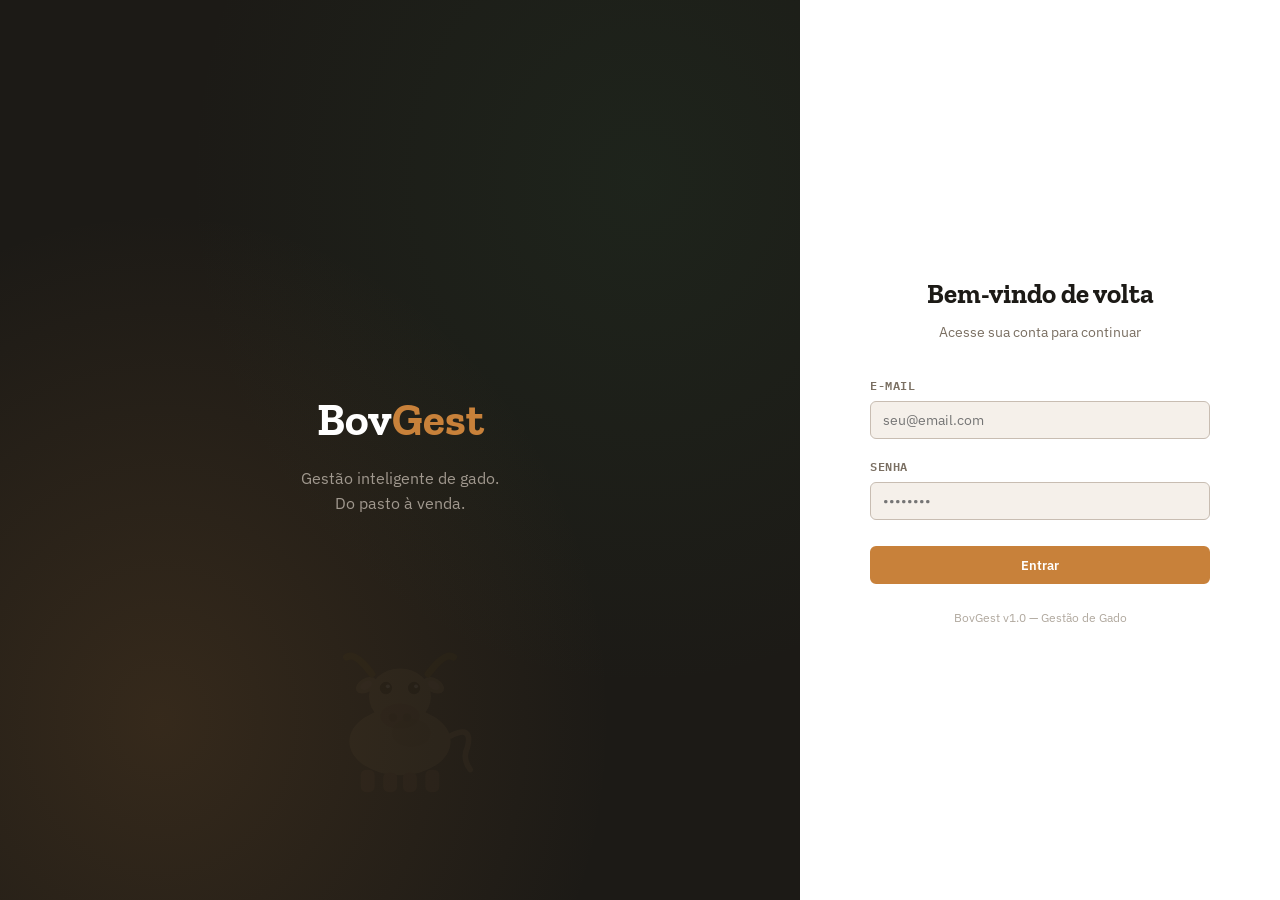
<file: index.html>
<!DOCTYPE html>
<html lang="pt-BR">
<head>
  <meta charset="UTF-8" />
  <meta name="viewport" content="width=device-width, initial-scale=1.0" />
  <title>BovGest — Acesso</title>
  <link rel="icon" type="image/svg+xml" href="favicon.svg" />
  <link rel="stylesheet" href="styles.css" />
</head>
<body>

<div class="login-page">

  <!-- Coluna esquerda: visual -->
  <div class="login-cover">
    <div class="login-cover__logo">Bov<span>Gest</span></div>
    <p class="login-cover__tagline">Gestão inteligente de gado.<br>Do pasto à venda.</p>
    <div class="login-cover__art">
      <svg width="180" height="180" viewBox="0 0 64 64" fill="none" xmlns="http://www.w3.org/2000/svg">
        <ellipse cx="32" cy="40" rx="18" ry="12" fill="#c8a86b"/>
        <ellipse cx="32" cy="24" rx="11" ry="10" fill="#c8a86b"/>
        <ellipse cx="32" cy="31" rx="7" ry="4.5" fill="#a07848"/>
        <circle cx="29.5" cy="31.5" r="1.5" fill="#7a5030"/>
        <circle cx="34.5" cy="31.5" r="1.5" fill="#7a5030"/>
        <circle cx="27" cy="21" r="2.2" fill="#1a0e00"/>
        <circle cx="37" cy="21" r="2.2" fill="#1a0e00"/>
        <circle cx="27.7" cy="20.4" r="0.7" fill="#fff"/>
        <circle cx="37.7" cy="20.4" r="0.7" fill="#fff"/>
        <ellipse cx="20" cy="20" rx="4" ry="2.5" fill="#c8a86b" transform="rotate(-30 20 20)"/>
        <ellipse cx="44" cy="20" rx="4" ry="2.5" fill="#c8a86b" transform="rotate(30 44 20)"/>
        <ellipse cx="20" cy="20" rx="2.2" ry="1.3" fill="#e8b4a0" transform="rotate(-30 20 20)"/>
        <ellipse cx="44" cy="20" rx="2.2" ry="1.3" fill="#e8b4a0" transform="rotate(30 44 20)"/>
        <path d="M22 16 Q16 8 13 10" stroke="#8B6914" stroke-width="2.5" stroke-linecap="round" fill="none"/>
        <path d="M42 16 Q48 8 51 10" stroke="#8B6914" stroke-width="2.5" stroke-linecap="round" fill="none"/>
        <rect x="18" y="50" width="5" height="8" rx="2" fill="#a07848"/>
        <rect x="26" y="51" width="5" height="7" rx="2" fill="#a07848"/>
        <rect x="33" y="51" width="5" height="7" rx="2" fill="#a07848"/>
        <rect x="41" y="50" width="5" height="8" rx="2" fill="#a07848"/>
        <path d="M50 38 Q58 34 56 42 Q54 46 57 50" stroke="#c8a86b" stroke-width="2" stroke-linecap="round" fill="none"/>
        <ellipse cx="36" cy="37" rx="7" ry="5" fill="#8B5E3C" opacity="0.4"/>
      </svg>
    </div>
  </div>

  <!-- Coluna direita: formulário -->
  <div class="login-panel">
    <h1 class="login-panel__title">Bem-vindo de volta</h1>
    <p class="login-panel__sub">Acesse sua conta para continuar</p>

    <div class="login-form" id="login-form">
      <div class="form-group">
        <label class="form-label" for="email">E-mail</label>
        <input
          class="form-input"
          type="email"
          id="email"
          name="email"
          placeholder="seu@email.com"
          autocomplete="email"
        />
      </div>

      <div class="form-group">
        <label class="form-label" for="password">Senha</label>
        <input
          class="form-input"
          type="password"
          id="password"
          name="password"
          placeholder="••••••••"
          autocomplete="current-password"
        />
      </div>

      <button
        class="btn btn-primary"
        type="button"
        id="login-btn"
        onclick="handleLogin()"
        style="width:100%;justify-content:center;margin-top:8px;"
      >
        Entrar
      </button>

      <div
        id="login-error"
        style="
          display:none;
          margin-top:14px;
          padding:10px 14px;
          background:#fee2e2;
          color:#dc2626;
          border-radius:var(--radius, 8px);
          font-size:.85rem;
          border:1px solid #fca5a5;
        "
      ></div>


    </div>

    <p class="login-footer">
      BovGest v1.0 &mdash; Gestão de Gado
    </p>
  </div>
</div>

<script src="lib/supabase.js"></script>
<script>
  // Redireciona se já estiver logado
  if (typeof SupabaseAPI !== 'undefined' && SupabaseAPI.isAuthenticated()) {
    window.location.href = 'dashboard.html';
  }

  // Enter dispara login
  document.getElementById('password').addEventListener('keydown', function(e) {
    if (e.key === 'Enter') handleLogin();
  });
  document.getElementById('email').addEventListener('keydown', function(e) {
    if (e.key === 'Enter') handleLogin();
  });

  async function handleLogin() {
    const btn      = document.getElementById('login-btn');
    const errEl    = document.getElementById('login-error');
    const email    = document.getElementById('email').value.trim();
    const password = document.getElementById('password').value;

    if (!email || !password) {
      errEl.textContent   = 'Preencha e-mail e senha.';
      errEl.style.display = 'block';
      return;
    }

    btn.disabled    = true;
    btn.textContent = 'Entrando...';
    errEl.style.display = 'none';

    try {
      await SupabaseAPI.signIn(email, password);
      window.location.href = 'dashboard.html';
    } catch (err) {
      errEl.textContent   = err.message || 'Falha ao entrar. Verifique suas credenciais.';
      errEl.style.display = 'block';
    } finally {
      btn.disabled    = false;
      btn.textContent = 'Entrar';
    }
  }
</script>
</body>
</html>
</file>
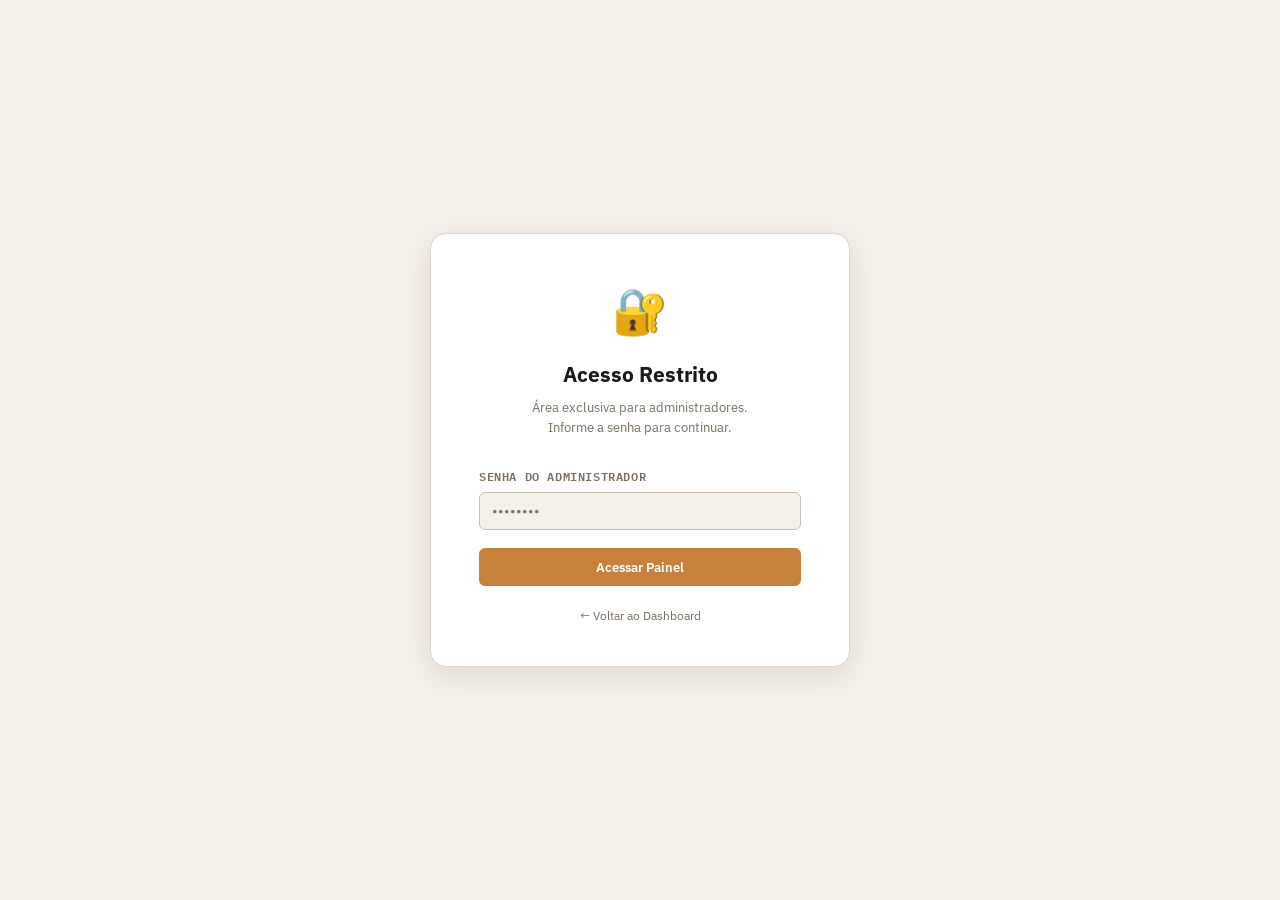
<file: admin.html>
<!DOCTYPE html>
<html lang="pt-BR">
<head>
  <meta charset="UTF-8" />
  <meta name="viewport" content="width=device-width, initial-scale=1.0" />
  <title>BovGest — Administração</title>
  <link rel="icon" type="image/svg+xml" href="favicon.svg" />
  <link rel="stylesheet" href="styles.css" />
  <style>
    .adm-gate {
      min-height: 100vh;
      display: flex;
      align-items: center;
      justify-content: center;
      background: var(--bg, #f5f0e8);
    }
    .adm-gate__box {
      background: var(--surface, #fff);
      border: 1px solid var(--border, #e0d9ce);
      border-radius: 16px;
      padding: 40px 48px;
      width: 100%;
      max-width: 420px;
      box-shadow: 0 8px 32px rgba(0,0,0,.1);
      text-align: center;
    }
    .adm-gate__icon { font-size: 3rem; margin-bottom: 12px; }
    .adm-gate__title {
      font-size: 1.4rem;
      font-weight: 700;
      color: var(--text, #1a1a1a);
      margin-bottom: 6px;
    }
    .adm-gate__sub {
      font-size: .85rem;
      color: var(--text-muted, #888);
      margin-bottom: 28px;
    }
    .adm-gate__error {
      margin-top: 12px;
      padding: 10px 14px;
      background: #fee2e2;
      color: #dc2626;
      border-radius: 8px;
      font-size: .85rem;
      display: none;
    }
    .adm-gate__back {
      display: block;
      margin-top: 20px;
      font-size: .82rem;
      color: var(--text-muted, #888);
      text-decoration: none;
    }
    .adm-gate__back:hover { color: var(--primary, #c97d2e); }

    #adm-panel { display: none; min-height: 100vh; background: var(--bg, #f5f0e8); }

    .adm-topbar {
      background: var(--surface, #fff);
      border-bottom: 1px solid var(--border, #e0d9ce);
      padding: 14px 32px;
      display: flex;
      align-items: center;
      justify-content: space-between;
      flex-wrap: wrap;
      gap: 12px;
    }
    .adm-topbar .brand {
      font-size: 1.1rem;
      font-weight: 700;
      color: var(--text, #1a1a1a);
      text-decoration: none;
    }
    .adm-topbar .brand em { color: var(--primary, #c97d2e); font-style: normal; }

    .adm-body { padding: 32px; max-width: 720px; margin: 0 auto; }

    .adm-hero {
      background: linear-gradient(135deg, #c97d2e, #a0621f);
      color: #fff;
      border-radius: 16px;
      padding: 28px 32px;
      margin-bottom: 28px;
    }
    .adm-hero h1 { font-size: 1.4rem; font-weight: 700; margin: 0 0 4px; }
    .adm-hero p  { margin: 0; opacity: .8; font-size: .9rem; }

    .create-card {
      background: var(--surface, #fff);
      border: 1px solid var(--border, #e0d9ce);
      border-radius: 16px;
      padding: 32px;
    }
    .create-card h2 { font-size: 1.05rem; font-weight: 700; margin: 0 0 4px; }
    .create-card > p { font-size: .85rem; color: var(--text-muted, #888); margin: 0 0 24px; }

    .msg-box {
      border-radius: 8px;
      padding: 12px 16px;
      font-size: .88rem;
      margin-bottom: 16px;
      display: none;
    }
    .msg-box--success { background: #dcfce7; border: 1px solid #86efac; color: #166534; }
    .msg-box--error   { background: #fee2e2; border: 1px solid #fca5a5; color: #991b1b; }

    @keyframes shake {
      0%,100% { transform: translateX(0); }
      20%      { transform: translateX(-8px); }
      40%      { transform: translateX(8px); }
      60%      { transform: translateX(-5px); }
      80%      { transform: translateX(5px); }
    }
    .shake { animation: shake .35s ease; }
  </style>
</head>
<body>

<!-- ── GATE: Tela de senha ─────────────────────────────────── -->
<div class="adm-gate" id="adm-gate">
  <div class="adm-gate__box">
    <div class="adm-gate__icon">🔐</div>
    <div class="adm-gate__title">Acesso Restrito</div>
    <div class="adm-gate__sub">Área exclusiva para administradores.<br>Informe a senha para continuar.</div>

    <div class="form-group" style="text-align:left;">
      <label class="form-label">Senha do Administrador</label>
      <input class="form-input" type="password" id="adm-pwd" placeholder="••••••••" autocomplete="off" />
    </div>

    <button class="btn btn-primary" id="adm-unlock-btn" type="button" style="width:100%;justify-content:center;" onclick="unlockAdmin()">
      Acessar Painel
    </button>

    <div class="adm-gate__error" id="adm-gate-error">
      Senha incorreta. Verifique e tente novamente.
    </div>

    <a href="dashboard.html" class="adm-gate__back">← Voltar ao Dashboard</a>
  </div>
</div>

<!-- ── PAINEL ADM ──────────────────────────────────────────── -->
<div id="adm-panel">
  <div class="adm-topbar">
    <a href="dashboard.html" class="brand">🐄 Bov<em>Gest</em></a>
    <div style="display:flex;gap:10px;align-items:center;">
      <span style="font-size:.8rem;color:var(--text-muted,#888);">🔓 Painel Administrativo</span>
      <a href="dashboard.html" class="btn btn-secondary btn-sm">← Dashboard</a>
      <button class="btn btn-ghost btn-sm" type="button" onclick="lockAdmin()">🔒 Bloquear</button>
    </div>
  </div>

  <div class="adm-body">
    <div class="adm-hero">
      <h1>⚙️ Painel Administrativo</h1>
      <p>Gerencie os usuários com acesso ao sistema BovGest.</p>
    </div>

    <div class="create-card">
      <h2>👤 Criar Novo Usuário</h2>
      <p>Preencha os dados abaixo para criar um novo acesso ao sistema.</p>

      <div class="msg-box msg-box--success" id="msg-success"></div>
      <div class="msg-box msg-box--error"   id="msg-error"></div>

      <form id="form-create-user" onsubmit="return false;">
        <div class="form-row">
          <div class="form-group">
            <label class="form-label">Nome completo *</label>
            <input class="form-input" type="text" id="nu-name" placeholder="João da Silva" required />
          </div>
          <div class="form-group">
            <label class="form-label">Função</label>
            <select class="form-select" id="nu-role">
              <option value="user">Usuário</option>
              <option value="viewer">Visualizador</option>
            </select>
          </div>
        </div>

        <div class="form-row">
          <div class="form-group">
            <label class="form-label">E-mail *</label>
            <input class="form-input" type="email" id="nu-email" placeholder="usuario@email.com" required />
          </div>
          <div class="form-group">
            <label class="form-label">Senha *</label>
            <input class="form-input" type="password" id="nu-password" placeholder="Mínimo 6 caracteres" minlength="6" required />
          </div>
        </div>

        <div class="form-row">
          <div class="form-group">
            <label class="form-label">Fazenda / Empresa</label>
            <input class="form-input" type="text" id="nu-farm" placeholder="Nome da fazenda" />
          </div>
          <div class="form-group">
            <label class="form-label">Telefone</label>
            <input class="form-input" type="tel" id="nu-phone" placeholder="(00) 00000-0000" />
          </div>
        </div>

        <div class="form-actions" style="margin-top:8px;">
          <button type="button" class="btn btn-secondary" onclick="clearForm()">Limpar</button>
          <button type="button" class="btn btn-primary" id="btn-create-user" onclick="handleCreateUser()">✚ Criar Usuário</button>
        </div>
      </form>
    </div>
  </div>
</div>

<script src="lib/supabase.js"></script>
<script>
  // ── CONFIGURAÇÃO ────────────────────────────────────────────
  const SESSION_KEY = 'bovgest_session';
  const ADM_SESSION_KEY   = 'bovgest_adm_ok';

  // Senha ADM: usa window.ADM_PASSWORD se definida, senão 'admin123'
  function getAdmPassword() {
    return (typeof window.ADM_PASSWORD !== 'undefined' && window.ADM_PASSWORD)
      ? window.ADM_PASSWORD : 'admin123';
  }

  // ── INIT ────────────────────────────────────────────────────
  (function init() {
    // Verifica se há sessão salva (não redireciona, só mostra gate)
    // Admin é acessível mesmo sem sessão de usuário comum
    // (o gate de senha já protege o painel)

    // Já desbloqueou nesta sessão de browser?
    if (sessionStorage.getItem(ADM_SESSION_KEY) === '1') {
      showPanel();
    }

    document.getElementById('adm-pwd').addEventListener('keydown', function(e) {
      if (e.key === 'Enter') unlockAdmin();
    });
  })();

  // ── UNLOCK / LOCK ───────────────────────────────────────────
  function unlockAdmin() {
    const input = document.getElementById('adm-pwd');
    const errEl = document.getElementById('adm-gate-error');

    if (input.value === getAdmPassword()) {
      sessionStorage.setItem(ADM_SESSION_KEY, '1');
      errEl.style.display = 'none';
      showPanel();
    } else {
      errEl.style.display = 'block';
      input.value = '';
      input.classList.remove('shake');
      void input.offsetWidth;
      input.classList.add('shake');
      input.focus();
    }
  }

  function lockAdmin() {
    sessionStorage.removeItem(ADM_SESSION_KEY);
    document.getElementById('adm-panel').style.display = 'none';
    document.getElementById('adm-gate').style.display  = 'flex';
    document.getElementById('adm-pwd').value = '';
  }

  function showPanel() {
    document.getElementById('adm-gate').style.display  = 'none';
    document.getElementById('adm-panel').style.display = 'block';
  }

  // ── CRIAR USUÁRIO ───────────────────────────────────────────
  async function handleCreateUser() {
    clearMessages();
    const btn = document.getElementById('btn-create-user');

    const full_name = document.getElementById('nu-name').value.trim();
    const email     = document.getElementById('nu-email').value.trim();
    const password  = document.getElementById('nu-password').value;
    const role      = document.getElementById('nu-role').value;
    const farm_name = document.getElementById('nu-farm').value.trim();
    const phone     = document.getElementById('nu-phone').value.trim();

    if (!full_name || !email || !password) {
      showMsg('error', '✕ Preencha todos os campos obrigatórios.');
      return;
    }
    if (password.length < 6) {
      showMsg('error', '✕ A senha deve ter no mínimo 6 caracteres.');
      return;
    }

    btn.disabled    = true;
    btn.textContent = 'Criando...';

    try {
      await SupabaseAPI.adminCreateUser({ email, password, full_name, role, farm_name, phone });
      showMsg('success', `✓ Usuário "${full_name}" (${email}) criado com sucesso!`);
      document.getElementById('form-create-user').reset();
    } catch (err) {
      showMsg('error', '✕ ' + (err.message || 'Erro desconhecido.'));
    } finally {
      btn.disabled    = false;
      btn.textContent = '✚ Criar Usuário';
    }
  }

  // ── HELPERS ─────────────────────────────────────────────────
  function showMsg(type, text) {
    const el    = document.getElementById('msg-' + type);
    const other = document.getElementById(type === 'success' ? 'msg-error' : 'msg-success');
    el.textContent   = text;
    el.style.display = 'block';
    other.style.display = 'none';
    el.scrollIntoView({ behavior: 'smooth', block: 'nearest' });
  }

  function clearMessages() {
    document.getElementById('msg-success').style.display = 'none';
    document.getElementById('msg-error').style.display   = 'none';
  }

  function clearForm() {
    document.getElementById('form-create-user').reset();
    clearMessages();
  }
</script>
</body>
</html>
</file>
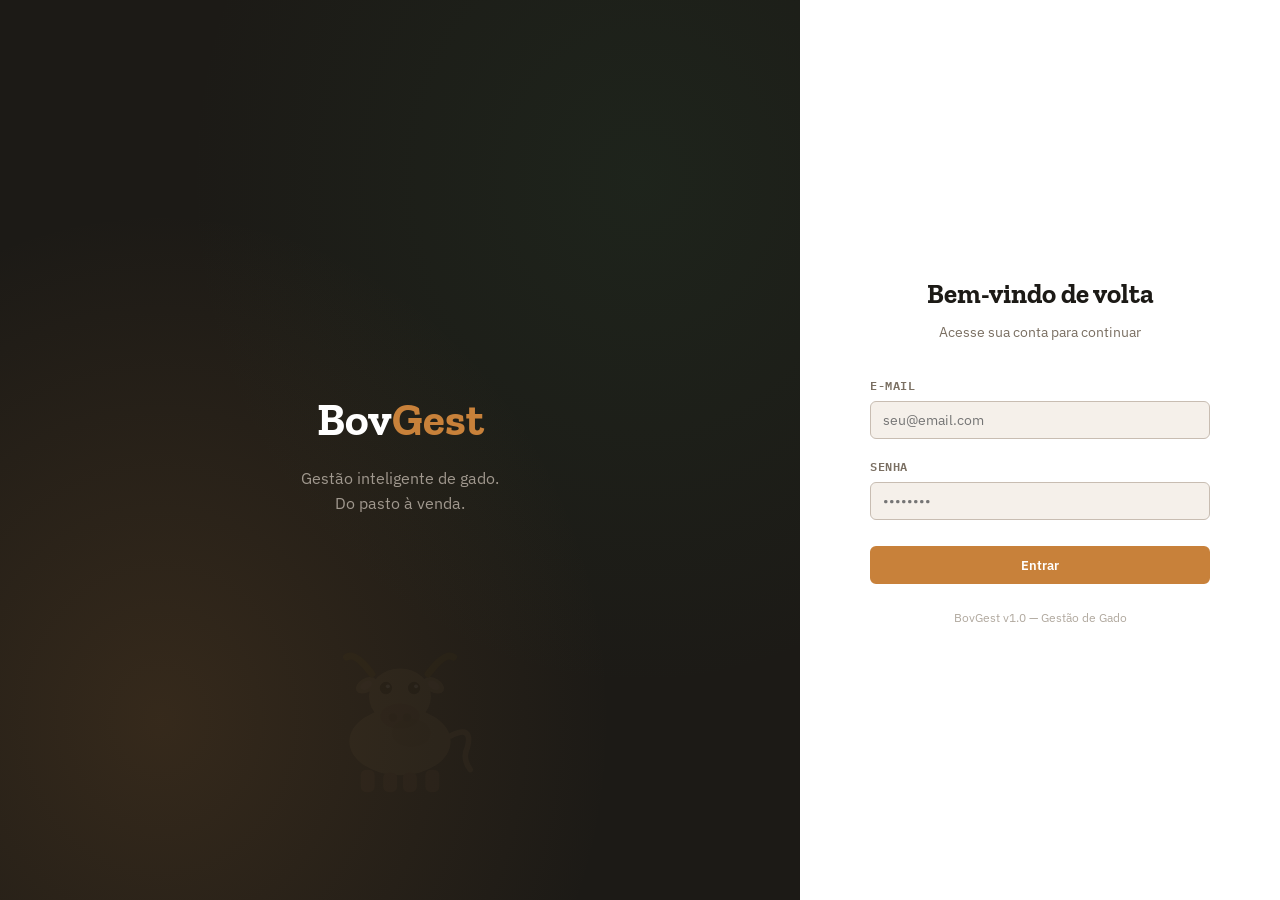
<file: dashboard.html>
<!DOCTYPE html>
<html lang="pt-BR">
<head>
  <meta charset="UTF-8" />
  <meta name="viewport" content="width=device-width, initial-scale=1.0" />
  <title>BovGest — Dashboard</title>
  <link rel="icon" type="image/svg+xml" href="favicon.svg" />
  <link rel="stylesheet" href="styles.css" />
  <style>
    /* ── KPI ── */
    .kpi-row { display:flex; gap:14px; flex-wrap:wrap; margin-bottom:22px; }
    .kpi-card { flex:1; min-width:150px; background:var(--surface); border:1px solid var(--border); border-radius:var(--radius-lg); padding:18px 20px; }
    .kpi-card__label { font-size:.72rem; font-family:var(--font-mono); color:var(--text-muted); text-transform:uppercase; letter-spacing:.05em; margin-bottom:5px; }
    .kpi-card__value { font-family:var(--font-display); font-size:1.35rem; font-weight:700; color:var(--text); }
    .kpi-card__sub { font-size:.72rem; color:var(--text-muted); margin-top:3px; }
    /* ── CHARTS ── */
    .charts-grid { display:grid; grid-template-columns:repeat(auto-fit,minmax(340px,1fr)); gap:18px; margin-bottom:22px; }
    .chart-card { background:var(--surface); border:1px solid var(--border); border-radius:var(--radius-lg); padding:20px 22px; }
    .chart-card__title { font-family:var(--font-display); font-size:.9rem; font-weight:700; color:var(--text); margin-bottom:3px; }
    .chart-card__sub { font-size:.76rem; color:var(--text-muted); margin-bottom:14px; }
    .chart-wrap { width:100%; height:200px; position:relative; }
    .bar-chart { width:100%; height:100%; }
    /* ── DONUT ── */
    .donut-wrap { display:flex; align-items:center; gap:20px; height:100%; }
    .donut-legend { display:flex; flex-direction:column; gap:6px; font-size:.78rem; flex:1; }
    .legend-item { display:flex; align-items:center; gap:7px; }
    .legend-dot { width:10px; height:10px; border-radius:50%; flex-shrink:0; }
    /* ── FINANCEIRO CARDS ── */
    .fin-split { display:grid; grid-template-columns:1fr 1fr; gap:18px; }
    @media(max-width:900px){ .fin-split { grid-template-columns:1fr; } }
    /* ── STATUS BADGES extras ── */
    .badge--em-atraso { background:#fee2e2; color:#dc2626; }
    .badge--parcelado { background:#fef9c3; color:#713f12; }
    .badge--pendente  { background:#fff7ed; color:#c2410c; }
    /* ── GERAL TABLE ── */
    .lucro-pos { color:#16a34a; font-weight:700; }
    .lucro-neg { color:#dc2626; font-weight:700; }
    /* ── MOVIMENTAÇÃO ── */
    .mov-entrada { color:#16a34a; font-weight:600; }
    .mov-saida   { color:#dc2626; font-weight:600; }
    /* ── FILTER BAR EXTRA ── */
    .filter-bar { display:flex; gap:10px; flex-wrap:wrap; margin-bottom:16px; }
    .filter-bar input, .filter-bar select { flex:1; min-width:140px; }
    /* ── SALDO CARDS ── */
    .saldo-grid { display:grid; grid-template-columns:repeat(auto-fit,minmax(200px,1fr)); gap:14px; margin-bottom:22px; }
    .saldo-card { background:var(--surface); border:2px solid var(--border); border-radius:var(--radius-lg); padding:20px; text-align:center; }
    .saldo-card__label { font-size:.75rem; color:var(--text-muted); text-transform:uppercase; letter-spacing:.04em; margin-bottom:8px; font-family:var(--font-mono); }
    .saldo-card__value { font-size:1.6rem; font-weight:800; font-family:var(--font-display); }
    .saldo-card--green { border-color:#16a34a33; }
    .saldo-card--green .saldo-card__value { color:#16a34a; }
    .saldo-card--red   { border-color:#dc262633; }
    .saldo-card--red   .saldo-card__value { color:#dc2626; }
    .saldo-card--blue  { border-color:#3b82f633; }
    .saldo-card--blue  .saldo-card__value { color:#3b82f6; }
    .saldo-card--amber { border-color:#f59e0b33; }
    .saldo-card--amber .saldo-card__value { color:#d97706; }
    /* Despesas grid */
    .desp-cat-table th, .desp-cat-table td { font-size:.82rem; }
    /* Botão pequeno */
    .btn-xs { padding:3px 8px; font-size:.75rem; }
  </style>
</head>
<body>
<div class="app-layout">

  <!-- SIDEBAR -->
  <aside class="sidebar">
    <div class="sidebar__brand">
      <div class="sidebar__brand-icon" style="background:#2d1a0e;border-radius:10px;width:44px;height:44px;display:flex;align-items:center;justify-content:center;flex-shrink:0;">
        <svg width="34" height="34" viewBox="0 0 64 64" fill="none" xmlns="http://www.w3.org/2000/svg">
          <!-- Corpo -->
          <ellipse cx="32" cy="40" rx="18" ry="12" fill="#c8a86b"/>
          <!-- Cabeça -->
          <ellipse cx="32" cy="24" rx="11" ry="10" fill="#c8a86b"/>
          <!-- Focinho -->
          <ellipse cx="32" cy="31" rx="7" ry="4.5" fill="#a07848"/>
          <!-- Narinas -->
          <circle cx="29.5" cy="31.5" r="1.5" fill="#7a5030"/>
          <circle cx="34.5" cy="31.5" r="1.5" fill="#7a5030"/>
          <!-- Olhos -->
          <circle cx="27" cy="21" r="2.2" fill="#1a0e00"/>
          <circle cx="37" cy="21" r="2.2" fill="#1a0e00"/>
          <circle cx="27.7" cy="20.4" r="0.7" fill="#fff"/>
          <circle cx="37.7" cy="20.4" r="0.7" fill="#fff"/>
          <!-- Orelhas -->
          <ellipse cx="20" cy="20" rx="4" ry="2.5" fill="#c8a86b" transform="rotate(-30 20 20)"/>
          <ellipse cx="44" cy="20" rx="4" ry="2.5" fill="#c8a86b" transform="rotate(30 44 20)"/>
          <ellipse cx="20" cy="20" rx="2.2" ry="1.3" fill="#e8b4a0" transform="rotate(-30 20 20)"/>
          <ellipse cx="44" cy="20" rx="2.2" ry="1.3" fill="#e8b4a0" transform="rotate(30 44 20)"/>
          <!-- Chifres -->
          <path d="M22 16 Q16 8 13 10" stroke="#8B6914" stroke-width="2.5" stroke-linecap="round" fill="none"/>
          <path d="M42 16 Q48 8 51 10" stroke="#8B6914" stroke-width="2.5" stroke-linecap="round" fill="none"/>
          <!-- Patas -->
          <rect x="18" y="50" width="5" height="8" rx="2" fill="#a07848"/>
          <rect x="26" y="51" width="5" height="7" rx="2" fill="#a07848"/>
          <rect x="33" y="51" width="5" height="7" rx="2" fill="#a07848"/>
          <rect x="41" y="50" width="5" height="8" rx="2" fill="#a07848"/>
          <!-- Rabo -->
          <path d="M50 38 Q58 34 56 42 Q54 46 57 50" stroke="#c8a86b" stroke-width="2" stroke-linecap="round" fill="none"/>
          <!-- Mancha -->
          <ellipse cx="36" cy="37" rx="7" ry="5" fill="#8B5E3C" opacity="0.4"/>
        </svg>
      </div>
      <div>
        <div class="sidebar__brand-name">BovGest</div>
        <div class="sidebar__brand-sub">Gestão de Gado</div>
      </div>
    </div>
    <nav class="sidebar__nav">
      <span class="nav-label">Principal</span>
      <a href="#" class="nav-link active" id="nav-dashboard"   onclick="showSection('dashboard');   return false;"><span class="nav-link__icon">📊</span> Dashboard</a>
      <a href="#" class="nav-link"        id="nav-geral"       onclick="showSection('geral');       return false;"><span class="nav-link__icon">📅</span> Demonstrativo Geral</a>
      <a href="#" class="nav-link"        id="nav-operacoes"   onclick="showSection('operacoes');   return false;"><span class="nav-link__icon">🐮</span> Compras e Vendas</a>
      <a href="#" class="nav-link"        id="nav-financeiro"  onclick="showSection('financeiro');  return false;"><span class="nav-link__icon">💳</span> Financeiro</a>
      <a href="#" class="nav-link"        id="nav-movimentacao"onclick="showSection('movimentacao');return false;"><span class="nav-link__icon">🔄</span> Movimentações</a>
      <a href="#" class="nav-link"        id="nav-despesas"    onclick="showSection('despesas');    return false;"><span class="nav-link__icon">💸</span> Despesas</a>
      <a href="#" class="nav-link"        id="nav-bancario"    onclick="showSection('bancario');    return false;"><span class="nav-link__icon">🏦</span> Lançamentos</a>
      <a href="#" class="nav-link"        id="nav-relatorios"  onclick="showSection('relatorios');  return false;"><span class="nav-link__icon">📈</span> Relatórios</a>
      <span class="nav-label">Config</span>
      <a href="admin.html" class="nav-link"><span class="nav-link__icon">⚙️</span> Administração</a>
    </nav>
    <div class="sidebar__footer">
      <div class="sidebar__user" onclick="handleLogout()">
        <div class="sidebar__avatar" id="user-avatar">—</div>
        <div>
          <div class="sidebar__username" id="user-name">Carregando...</div>
          <div class="sidebar__role"     id="user-role">usuário</div>
        </div>
      </div>
    </div>
  </aside>

  <!-- HEADER -->
  <header class="header">
    <h1 class="header__title" id="page-title">Dashboard</h1>
    <div class="header__actions">
      <button class="btn btn-primary btn-sm" id="action-btn" onclick="openCreateModal()" style="display:none">+ Novo</button>
    </div>
  </header>

  <!-- MAIN -->
  <main class="main">

    <!-- ═══════════════════════════════ DASHBOARD ═══════════════════════════ -->
    <section id="section-dashboard">
      <div class="saldo-grid" id="dash-saldos"></div>
      <div class="charts-grid" id="dash-charts">
        <div class="chart-card">
          <div class="chart-card__title">📊 Lucro Mensal 2025</div>
          <div class="chart-card__sub">Lucro líquido por mês</div>
          <div class="chart-wrap"><svg id="chart-lucro-mensal" class="bar-chart" viewBox="0 0 400 200" preserveAspectRatio="none"></svg></div>
        </div>
        <div class="chart-card">
          <div class="chart-card__title">📦 Compras vs Vendas</div>
          <div class="chart-card__sub">Movimentação mensal de gado</div>
          <div class="chart-wrap"><svg id="chart-cv-mensal" class="bar-chart" viewBox="0 0 400 200" preserveAspectRatio="none"></svg></div>
        </div>
        <div class="chart-card">
          <div class="chart-card__title">🥧 Despesas por Categoria</div>
          <div class="chart-card__sub">Distribuição anual</div>
          <div class="chart-wrap">
            <div class="donut-wrap" style="height:100%">
              <svg id="donut-desp" width="150" height="150" viewBox="0 0 150 150"></svg>
              <div class="donut-legend" id="donut-desp-legend"></div>
            </div>
          </div>
        </div>
        <div class="chart-card">
          <div class="chart-card__title">🐄 Quantidade de Gado</div>
          <div class="chart-card__sub">Evolução mensal do rebanho</div>
          <div class="chart-wrap"><svg id="chart-qt-gado" class="bar-chart" viewBox="0 0 400 200" preserveAspectRatio="none"></svg></div>
        </div>
      </div>
    </section>

    <!-- ════════════════════════ DEMONSTRATIVO GERAL ════════════════════════ -->
    <section id="section-geral" class="hidden">
      <div class="saldo-grid" id="geral-kpis"></div>
      <div class="card">
        <div class="card-header"><span class="card-title">Demonstrativo Mensal 2025</span></div>
        <div class="card-body" style="padding:0">
          <div class="table-wrapper">
            <table>
              <thead><tr>
                <th>Mês</th><th class="text-right">Início</th><th class="text-right">Compras</th>
                <th class="text-right">Vendas</th><th class="text-right">Lucro Bruto</th>
                <th class="text-right">Despesas</th><th class="text-right">Lucro Líquido</th>
                <th class="text-right">Val. Gado</th><th class="text-right">Qt. Gado</th>
              </tr></thead>
              <tbody id="tb-geral"></tbody>
              <tfoot id="tfoot-geral"></tfoot>
            </table>
          </div>
        </div>
      </div>
      <div class="grid-2" style="margin-top:18px;">
        <div class="card">
          <div class="card-header"><span class="card-title">Situação Financeira</span></div>
          <div class="card-body" id="sit-financeira"></div>
        </div>
        <div class="card">
          <div class="card-header"><span class="card-title">Saldos em Caixa</span></div>
          <div class="card-body" id="sit-saldos"></div>
        </div>
      </div>
    </section>

    <!-- ════════════════════════ COMPRAS E VENDAS ════════════════════════════ -->
    <section id="section-operacoes" class="hidden">
      <div class="page-header">
        <div><h2 class="page-title">Compras e Vendas</h2><p class="page-subtitle">Todas as operações de gado</p></div>
        <button class="btn btn-primary" onclick="openModal('modal-operacao')">+ Nova Operação</button>
      </div>
      <div class="filter-bar">
        <input class="form-input" type="month" id="filter-op-mes" onchange="loadOperacoes()" title="Filtrar por mês"/>
        <input class="form-input" type="search" id="filter-op-forn" placeholder="Fornecedor..." oninput="debounce(loadOperacoes,300)()" />
        <input class="form-input" type="search" id="filter-op-comp" placeholder="Comprador..." oninput="debounce(loadOperacoes,300)()" />
        <input class="form-input" type="search" id="filter-op-ref"  placeholder="Referência (Bezerro, Novilha...)" oninput="debounce(loadOperacoes,300)()" />
        <button class="btn btn-ghost btn-sm" onclick="clearFiltersOp()">✕ Limpar</button>
      </div>
      <div class="card">
        <div class="card-body" style="padding:0">
          <div class="table-wrapper">
            <table>
              <thead><tr>
                <th>Dt Compra</th><th>Qtd</th><th>Tipo</th><th>Fornecedor</th>
                <th class="text-right">Un.</th><th class="text-right">Total Compra</th>
                <th>Dt Venda</th><th>Comprador</th>
                <th class="text-right">Total Venda</th><th class="text-right">Dias</th>
                <th class="text-right">Lucro</th><th>Ações</th>
              </tr></thead>
              <tbody id="tb-operacoes"></tbody>
              <tfoot id="tfoot-operacoes"></tfoot>
            </table>
          </div>
        </div>
      </div>
    </section>

    <!-- ════════════════════════ FINANCEIRO ══════════════════════════════════ -->
    <section id="section-financeiro" class="hidden">
      <div class="page-header">
        <div><h2 class="page-title">Financeiro da Loja</h2><p class="page-subtitle">Contas a pagar e a receber</p></div>
      </div>
      <div class="saldo-grid" id="fin-totais"></div>
      <div class="filter-bar">
        <input class="form-input" type="month" id="filter-fin-mes" onchange="loadFinanceiro()" />
        <select class="form-select" id="filter-fin-sit" onchange="loadFinanceiro()">
          <option value="">Todas situações</option>
          <option value="OK">Pago/Recebido</option>
          <option value="CH">Cheque</option>
          <option value="EM ATRASO">Em atraso</option>
        </select>
      </div>
      <div class="fin-split">
        <div class="card">
          <div class="card-header"><span class="card-title" style="color:#dc2626">📤 Contas a Pagar</span>
            <button class="btn btn-sm btn-ghost" onclick="openModal('modal-cp')">+ Nova</button></div>
          <div class="card-body" style="padding:0">
            <div class="table-wrapper">
              <table>
                <thead><tr><th>Ref</th><th>Dt Pgto</th><th class="text-right">Valor</th><th>Forma</th><th>Referência</th><th>Sit.</th><th></th></tr></thead>
                <tbody id="tb-cp"></tbody>
              </table>
            </div>
          </div>
        </div>
        <div class="card">
          <div class="card-header"><span class="card-title" style="color:#16a34a">📥 Contas a Receber</span>
            <button class="btn btn-sm btn-ghost" onclick="openModal('modal-cr')">+ Nova</button></div>
          <div class="card-body" style="padding:0">
            <div class="table-wrapper">
              <table>
                <thead><tr><th>Ref</th><th>Dt Recb</th><th class="text-right">Valor</th><th>Forma</th><th>Referência</th><th>Sit.</th><th></th></tr></thead>
                <tbody id="tb-cr"></tbody>
              </table>
            </div>
          </div>
        </div>
      </div>
    </section>

    <!-- ════════════════════════ MOVIMENTAÇÕES ═══════════════════════════════ -->
    <section id="section-movimentacao" class="hidden">
      <div class="page-header">
        <div><h2 class="page-title">Movimentações Financeiras</h2><p class="page-subtitle">Extrato completo — conta e dinheiro</p></div>
        <button class="btn btn-primary" onclick="openModal('modal-mov')">+ Lançamento</button>
      </div>
      <div class="saldo-grid" id="mov-totais"></div>
      <div class="filter-bar">
        <input class="form-input" type="month" id="filter-mov-mes" onchange="loadMovimentacao()" />
        <select class="form-select" id="filter-mov-conta" onchange="loadMovimentacao()">
          <option value="">Todas as contas</option>
          <option value="Crediarcos">Conta Crediarcos</option>
          <option value="Dinheiro">Dinheiro (Cofre)</option>
        </select>
        <select class="form-select" id="filter-mov-tipo" onchange="loadMovimentacao()">
          <option value="">Todos os tipos</option>
          <option value="Venda">Venda</option>
          <option value="Compra">Compra</option>
          <option value="Despesas Mensais">Despesas</option>
        </select>
      </div>
      <div class="card">
        <div class="card-body" style="padding:0">
          <div class="table-wrapper">
            <table>
              <thead><tr><th>Data</th><th class="text-right">Valor</th><th>Referência</th><th>Tipo</th><th>Conta</th><th>Obs.</th><th></th></tr></thead>
              <tbody id="tb-mov"></tbody>
              <tfoot id="tfoot-mov"></tfoot>
            </table>
          </div>
        </div>
      </div>
    </section>

    <!-- ════════════════════════ DESPESAS ════════════════════════════════════ -->
    <section id="section-despesas" class="hidden">
      <div class="page-header">
        <div><h2 class="page-title">Despesas Mensais</h2><p class="page-subtitle">Gastos por categoria e mês</p></div>
      </div>
      <div class="card" style="overflow-x:auto;">
        <div class="card-body" style="padding:0">
          <table class="desp-cat-table" style="min-width:1100px">
            <thead id="desp-thead"></thead>
            <tbody id="desp-tbody"></tbody>
            <tfoot id="desp-tfoot"></tfoot>
          </table>
        </div>
      </div>
    </section>

    <!-- ════════════════════════ LANÇAMENTOS BANCÁRIOS ═══════════════════════ -->
    <section id="section-bancario" class="hidden">
      <div class="page-header">
        <div><h2 class="page-title">Lançamentos Bancários</h2><p class="page-subtitle">Conta Crediarcos e Cofre (Dinheiro)</p></div>
      </div>
      <div class="grid-2">
        <div class="card">
          <div class="card-header"><span class="card-title">🏦 Conta Bancária — Crediarcos</span></div>
          <div class="card-body" style="padding:0">
            <div class="table-wrapper">
              <table>
                <thead><tr><th>Mês</th><th class="text-right">Saldo Inicial</th><th class="text-right">Débitos</th><th class="text-right">Créditos</th><th class="text-right">Saldo Final</th></tr></thead>
                <tbody id="tb-banco"></tbody>
              </table>
            </div>
          </div>
        </div>
        <div class="card">
          <div class="card-header"><span class="card-title">💵 Cofre — Dinheiro</span></div>
          <div class="card-body" style="padding:0">
            <div class="table-wrapper">
              <table>
                <thead><tr><th>Mês</th><th class="text-right">Saldo Inicial</th><th class="text-right">Débitos</th><th class="text-right">Créditos</th><th class="text-right">Saldo Final</th></tr></thead>
                <tbody id="tb-cofre"></tbody>
              </table>
            </div>
          </div>
        </div>
      </div>
    </section>

    <!-- ════════════════════════ RELATÓRIOS ══════════════════════════════════ -->
    <section id="section-relatorios" class="hidden">
      <div class="page-header">
        <div><h2 class="page-title">Relatórios</h2><p class="page-subtitle">Indicadores e análises gerenciais</p></div>
        <button class="btn btn-secondary btn-sm" onclick="loadRelatorios()">↻ Atualizar</button>
      </div>

      <!-- Filtro de Período -->
      <div class="rel-filter-bar" style="display:flex;gap:10px;flex-wrap:wrap;align-items:center;margin-bottom:20px;padding:14px 18px;background:var(--surface);border:1px solid var(--border);border-radius:var(--radius-lg);">
        <span style="font-size:.78rem;font-weight:700;color:var(--text-muted);text-transform:uppercase;letter-spacing:.05em;white-space:nowrap">📅 Período:</span>
        <div style="display:flex;gap:8px;flex-wrap:wrap;flex:1">
          <button class="btn btn-sm rel-period-btn active" id="rp-geral"      onclick="setRelPeriodo('geral')">Geral (2025)</button>
          <button class="btn btn-sm rel-period-btn"        id="rp-mesatual"   onclick="setRelPeriodo('mesatual')">Mês Atual</button>
          <button class="btn btn-sm rel-period-btn"        id="rp-mespas"     onclick="setRelPeriodo('mespas')">Mês Passado</button>
          <button class="btn btn-sm rel-period-btn"        id="rp-trim"       onclick="setRelPeriodo('trim')">Trimestre</button>
          <button class="btn btn-sm rel-period-btn"        id="rp-personaliz" onclick="setRelPeriodo('personaliz')">Personalizado</button>
        </div>
        <div id="rel-custom-range" style="display:none;gap:8px;align-items:center;flex-wrap:wrap">
          <input class="form-input" type="month" id="rel-de"  style="width:150px" placeholder="De" />
          <span style="color:var(--text-muted)">→</span>
          <input class="form-input" type="month" id="rel-ate" style="width:150px" placeholder="Até" />
          <button class="btn btn-primary btn-sm" onclick="loadRelatorios()">Aplicar</button>
        </div>
        <span id="rel-periodo-label" style="font-size:.78rem;color:var(--text-muted);white-space:nowrap"></span>
      </div>

      <div class="kpi-row" id="rel-kpis"></div>

      <div class="charts-grid">
        <div class="chart-card" style="overflow:visible">
          <div class="chart-card__title">📊 Resultado por Mês</div>
          <div class="chart-card__sub" id="rel-bar-sub">Compras, Vendas e Lucro</div>
          <div class="chart-wrap" style="height:220px"><svg id="rel-bar-mensal" class="bar-chart" viewBox="0 0 400 220" preserveAspectRatio="none" style="overflow:visible"></svg></div>
        </div>
        <div class="chart-card">
          <div class="chart-card__title">🥧 Tipos de Animal</div>
          <div class="chart-card__sub">Distribuição por referência</div>
          <div class="chart-wrap">
            <div class="donut-wrap" style="height:100%">
              <svg id="rel-donut-tipo" width="150" height="150" viewBox="0 0 150 150"></svg>
              <div class="donut-legend" id="rel-donut-tipo-legend"></div>
            </div>
          </div>
        </div>
        <div class="chart-card">
          <div class="chart-card__title">📉 Evolução de Despesas</div>
          <div class="chart-card__sub">Por categoria ao longo do período</div>
          <div class="chart-wrap"><svg id="rel-line-desp" class="bar-chart" viewBox="0 0 400 200" preserveAspectRatio="none"></svg></div>
        </div>
        <div class="chart-card">
          <div class="chart-card__title">🏆 Top Fornecedores</div>
          <div class="chart-card__sub">Volume comprado por fornecedor</div>
          <div class="chart-wrap"><svg id="rel-bar-forn" class="bar-chart" viewBox="0 0 400 200" preserveAspectRatio="none"></svg></div>
        </div>
      </div>
    </section>

  </main>
</div>

<!-- ══════════════ MODAL: OPERAÇÃO ══════════════ -->
<div class="modal" id="modal-operacao">
  <div class="modal__box" style="max-width:700px">
    <div class="modal__header">
      <h2 class="modal__title" id="modal-op-title">Nova Operação</h2>
      <button class="modal__close" onclick="closeModal('modal-operacao')">✕</button>
    </div>
    <div class="modal__body">
      <form id="form-operacao">
        <input type="hidden" id="op-id" />
        <p style="font-size:.82rem;font-weight:700;color:var(--text-muted);text-transform:uppercase;letter-spacing:.05em;margin-bottom:10px;">Compra</p>
        <div class="form-row">
          <div class="form-group"><label class="form-label">Data Compra</label><input class="form-input" type="date" id="op-data-compra" /></div>
          <div class="form-group"><label class="form-label">Qtd *</label><input class="form-input" type="number" id="op-qtd" min="1" required /></div>
          <div class="form-group"><label class="form-label">Referência</label><input class="form-input" type="text" id="op-ref" placeholder="Bezerro, Novilha..." /></div>
        </div>
        <div class="form-row">
          <div class="form-group"><label class="form-label">Fornecedor</label><input class="form-input" type="text" id="op-fornecedor" /></div>
          <div class="form-group"><label class="form-label">Valor Unit. (R$)</label><input class="form-input" type="number" id="op-valor-un" step="0.01" /></div>
          <div class="form-group"><label class="form-label">Total Compra</label><input class="form-input" type="number" id="op-total-compra" step="0.01" /></div>
        </div>
        <p style="font-size:.82rem;font-weight:700;color:var(--text-muted);text-transform:uppercase;letter-spacing:.05em;margin:14px 0 10px;">Venda</p>
        <div class="form-row">
          <div class="form-group"><label class="form-label">Data Venda</label><input class="form-input" type="date" id="op-data-venda" /></div>
          <div class="form-group"><label class="form-label">Qtd Vendida</label><input class="form-input" type="number" id="op-qtd-venda" min="1" /></div>
          <div class="form-group"><label class="form-label">Valor Unit. Venda</label><input class="form-input" type="number" id="op-valor-venda" step="0.01" /></div>
        </div>
        <div class="form-row">
          <div class="form-group"><label class="form-label">Comprador</label><input class="form-input" type="text" id="op-comprador" /></div>
          <div class="form-group"><label class="form-label">Total Venda</label><input class="form-input" type="number" id="op-total-venda" step="0.01" /></div>
          <div class="form-group"><label class="form-label">Dias no Pasto</label><input class="form-input" type="number" id="op-dias" min="0" /></div>
        </div>
        <div class="form-actions">
          <button type="button" class="btn btn-secondary" onclick="closeModal('modal-operacao')">Cancelar</button>
          <button type="submit" class="btn btn-primary" id="btn-save-op">Salvar</button>
        </div>
      </form>
    </div>
  </div>
</div>

<!-- ══════════════ MODAL: CONTA A PAGAR ══════════════ -->
<div class="modal" id="modal-cp">
  <div class="modal__box">
    <div class="modal__header"><h2 class="modal__title" id="modal-cp-title">Nova Conta a Pagar</h2><button class="modal__close" onclick="closeModal('modal-cp')">✕</button></div>
    <div class="modal__body">
      <form id="form-cp">
        <input type="hidden" id="cp-id" />
        <div class="form-row">
          <div class="form-group"><label class="form-label">Ref. (Mês)</label><input class="form-input" type="date" id="cp-ref" /></div>
          <div class="form-group"><label class="form-label">Data Pagamento</label><input class="form-input" type="date" id="cp-data" /></div>
        </div>
        <div class="form-row">
          <div class="form-group"><label class="form-label">Valor (R$) *</label><input class="form-input" type="number" id="cp-valor" step="0.01" required /></div>
          <div class="form-group"><label class="form-label">Forma Pg.</label><input class="form-input" type="text" id="cp-forma" placeholder="Sicoob, Dinheiro..." /></div>
        </div>
        <div class="form-row">
          <div class="form-group"><label class="form-label">Referência *</label><input class="form-input" type="text" id="cp-referencia" required /></div>
          <div class="form-group"><label class="form-label">Situação</label>
            <select class="form-select" id="cp-situacao"><option value="OK">OK (Pago)</option><option value="CH">Cheque</option><option value="EM ATRASO">Em Atraso</option><option value="">Pendente</option></select>
          </div>
        </div>
        <div class="form-actions">
          <button type="button" class="btn btn-secondary" onclick="closeModal('modal-cp')">Cancelar</button>
          <button type="submit" class="btn btn-primary">Salvar</button>
        </div>
      </form>
    </div>
  </div>
</div>

<!-- ══════════════ MODAL: CONTA A RECEBER ══════════════ -->
<div class="modal" id="modal-cr">
  <div class="modal__box">
    <div class="modal__header"><h2 class="modal__title" id="modal-cr-title">Nova Conta a Receber</h2><button class="modal__close" onclick="closeModal('modal-cr')">✕</button></div>
    <div class="modal__body">
      <form id="form-cr">
        <input type="hidden" id="cr-id" />
        <div class="form-row">
          <div class="form-group"><label class="form-label">Ref. (Mês)</label><input class="form-input" type="date" id="cr-ref" /></div>
          <div class="form-group"><label class="form-label">Data Recebimento</label><input class="form-input" type="date" id="cr-data" /></div>
        </div>
        <div class="form-row">
          <div class="form-group"><label class="form-label">Valor (R$) *</label><input class="form-input" type="number" id="cr-valor" step="0.01" required /></div>
          <div class="form-group"><label class="form-label">Forma Pg.</label><input class="form-input" type="text" id="cr-forma" /></div>
        </div>
        <div class="form-row">
          <div class="form-group"><label class="form-label">Referência *</label><input class="form-input" type="text" id="cr-referencia" required /></div>
          <div class="form-group"><label class="form-label">Situação</label>
            <select class="form-select" id="cr-situacao"><option value="OK">OK (Recebido)</option><option value="CH">Cheque</option><option value="EM ATRASO">Em Atraso</option><option value="PARCELADO">Parcelado</option><option value="">Pendente</option></select>
          </div>
        </div>
        <div class="form-actions">
          <button type="button" class="btn btn-secondary" onclick="closeModal('modal-cr')">Cancelar</button>
          <button type="submit" class="btn btn-primary">Salvar</button>
        </div>
      </form>
    </div>
  </div>
</div>

<!-- ══════════════ MODAL: MOVIMENTAÇÃO ══════════════ -->
<div class="modal" id="modal-mov">
  <div class="modal__box">
    <div class="modal__header"><h2 class="modal__title">Novo Lançamento</h2><button class="modal__close" onclick="closeModal('modal-mov')">✕</button></div>
    <div class="modal__body">
      <form id="form-mov">
        <div class="form-row">
          <div class="form-group"><label class="form-label">Data *</label><input class="form-input" type="date" id="mov-data" required /></div>
          <div class="form-group"><label class="form-label">Valor (R$, negativo=saída) *</label><input class="form-input" type="number" id="mov-valor" step="0.01" required /></div>
        </div>
        <div class="form-row">
          <div class="form-group"><label class="form-label">Referência</label><input class="form-input" type="text" id="mov-ref" /></div>
          <div class="form-group"><label class="form-label">Identificação</label>
            <select class="form-select" id="mov-ident">
              <option value="Venda">Venda</option><option value="Compra">Compra</option>
              <option value="Despesas Mensais">Despesas Mensais</option><option value="Outros">Outros</option>
            </select>
          </div>
        </div>
        <div class="form-row">
          <div class="form-group"><label class="form-label">Conta</label>
            <select class="form-select" id="mov-conta">
              <option value="Abel Loja Crediarcos (81670-1)">Conta Crediarcos</option>
              <option value="Dinheiro">Dinheiro (Cofre)</option>
            </select>
          </div>
          <div class="form-group"><label class="form-label">Observação</label><input class="form-input" type="text" id="mov-obs" /></div>
        </div>
        <div class="form-actions">
          <button type="button" class="btn btn-secondary" onclick="closeModal('modal-mov')">Cancelar</button>
          <button type="submit" class="btn btn-primary">Salvar</button>
        </div>
      </form>
    </div>
  </div>
</div>

<script src="lib/supabase.js"></script>
<script src="lib/helpers.js"></script>
<script src="scripts.js"></script>
</body>
</html>
</file>
<file: styles.css>
/* ─────────────────────────────────────────────────────────────────────────────
   BovGest — Sistema de Gestão de Gado
   Design: Earthy industrial — tons de terra, tipografia slab, utilidade real
   ───────────────────────────────────────────────────────────────────────────── */

@import url('https://fonts.googleapis.com/css2?family=Zilla+Slab:wght@400;500;600;700&family=IBM+Plex+Mono:wght@400;500&family=IBM+Plex+Sans:wght@300;400;500;600&display=swap');

/* ─── TOKENS ──────────────────────────────────────────────────────────────── */
:root {
  --brand:        #c8813a;
  --brand-dark:   #a0612b;
  --brand-light:  #f0d4b0;
  --accent:       #2f7a4d;
  --accent-light: #d4ede0;
  --danger:       #b83232;
  --danger-light: #fce8e8;
  --warn:         #c49a0a;
  --warn-light:   #fdf3cc;
  --info:         #2a6fad;

  --bg:           #f5f0ea;
  --bg-card:      #ffffff;
  --bg-sidebar:   #1c1a16;
  --bg-header:    #251f18;

  --text:         #1c1a16;
  --text-muted:   #7a6f62;
  --text-light:   #b0a89e;
  --text-inverse: #f5f0ea;

  --border:       #e0d6cc;
  --border-dark:  #c8bdb2;

  --radius:       6px;
  --radius-lg:    12px;
  --shadow-sm:    0 1px 3px rgba(0,0,0,.10);
  --shadow:       0 4px 16px rgba(0,0,0,.12);
  --shadow-lg:    0 12px 40px rgba(0,0,0,.18);

  --sidebar-w:    240px;
  --header-h:     60px;

  --font-display: 'Zilla Slab', Georgia, serif;
  --font-body:    'IBM Plex Sans', sans-serif;
  --font-mono:    'IBM Plex Mono', monospace;

  --transition:   all .2s ease;
}

/* ─── RESET ───────────────────────────────────────────────────────────────── */
*, *::before, *::after { box-sizing: border-box; margin: 0; padding: 0; }
html { font-size: 15px; -webkit-font-smoothing: antialiased; }
body {
  font-family: var(--font-body);
  background: var(--bg);
  color: var(--text);
  line-height: 1.6;
  min-height: 100vh;
}
a { color: var(--brand); text-decoration: none; }
a:hover { color: var(--brand-dark); }
img { max-width: 100%; display: block; }
button { cursor: pointer; font-family: inherit; }
input, select, textarea { font-family: inherit; }

/* ─── LAYOUT PRINCIPAL ────────────────────────────────────────────────────── */
.app-layout {
  display: grid;
  grid-template-columns: var(--sidebar-w) 1fr;
  grid-template-rows: var(--header-h) 1fr;
  grid-template-areas:
    "sidebar header"
    "sidebar main";
  min-height: 100vh;
}

/* ─── SIDEBAR ──────────────────────────────────────────────────────────────── */
.sidebar {
  grid-area: sidebar;
  background: var(--bg-sidebar);
  display: flex;
  flex-direction: column;
  position: fixed;
  top: 0; left: 0;
  width: var(--sidebar-w);
  height: 100vh;
  z-index: 100;
  overflow: hidden;
}

.sidebar__brand {
  display: flex;
  align-items: center;
  gap: 10px;
  padding: 20px 20px 16px;
  border-bottom: 1px solid rgba(255,255,255,.08);
}

.sidebar__brand-icon {
  width: 36px; height: 36px;
  background: var(--brand);
  border-radius: var(--radius);
  display: grid;
  place-items: center;
  font-size: 18px;
  flex-shrink: 0;
}

.sidebar__brand-name {
  font-family: var(--font-display);
  font-size: 1.15rem;
  font-weight: 700;
  color: var(--text-inverse);
  letter-spacing: .01em;
}

.sidebar__brand-sub {
  font-size: .65rem;
  color: var(--text-light);
  font-family: var(--font-mono);
  letter-spacing: .06em;
  text-transform: uppercase;
}

.sidebar__nav {
  flex: 1;
  padding: 16px 12px;
  overflow-y: auto;
  display: flex;
  flex-direction: column;
  gap: 2px;
}

.nav-label {
  font-size: .6rem;
  font-family: var(--font-mono);
  letter-spacing: .1em;
  text-transform: uppercase;
  color: var(--text-light);
  padding: 12px 8px 4px;
  opacity: .7;
}

.nav-link {
  display: flex;
  align-items: center;
  gap: 10px;
  padding: 9px 12px;
  border-radius: var(--radius);
  color: #c8c0b8;
  font-size: .88rem;
  font-weight: 500;
  transition: var(--transition);
}

.nav-link:hover {
  background: rgba(255,255,255,.06);
  color: #fff;
}

.nav-link.active {
  background: var(--brand);
  color: #fff;
}

.nav-link__icon {
  width: 20px;
  text-align: center;
  font-size: 1rem;
  flex-shrink: 0;
}

.sidebar__footer {
  padding: 12px;
  border-top: 1px solid rgba(255,255,255,.08);
}

.sidebar__user {
  display: flex;
  align-items: center;
  gap: 10px;
  padding: 10px 12px;
  border-radius: var(--radius);
  cursor: pointer;
  transition: var(--transition);
}

.sidebar__user:hover { background: rgba(255,255,255,.06); }

.sidebar__avatar {
  width: 34px; height: 34px;
  border-radius: 50%;
  background: var(--brand-dark);
  display: grid;
  place-items: center;
  font-size: .85rem;
  font-weight: 700;
  color: #fff;
  flex-shrink: 0;
}

.sidebar__username {
  font-size: .85rem;
  font-weight: 500;
  color: #e0d8d0;
  white-space: nowrap;
  overflow: hidden;
  text-overflow: ellipsis;
}

.sidebar__role {
  font-size: .7rem;
  color: var(--text-light);
  font-family: var(--font-mono);
}

/* ─── HEADER ───────────────────────────────────────────────────────────────── */
.header {
  grid-area: header;
  background: var(--bg-header);
  display: flex;
  align-items: center;
  justify-content: space-between;
  padding: 0 28px;
  position: sticky;
  top: 0;
  z-index: 50;
  border-bottom: 1px solid rgba(255,255,255,.06);
}

.header__title {
  font-family: var(--font-display);
  font-size: 1.1rem;
  font-weight: 600;
  color: var(--text-inverse);
}

.header__actions {
  display: flex;
  align-items: center;
  gap: 12px;
}

/* ─── MAIN CONTENT ─────────────────────────────────────────────────────────── */
.main {
  grid-area: main;
  padding: 28px;
  overflow-y: auto;
}

.page-header {
  display: flex;
  align-items: flex-end;
  justify-content: space-between;
  margin-bottom: 24px;
  flex-wrap: wrap;
  gap: 16px;
}

.page-title {
  font-family: var(--font-display);
  font-size: 1.6rem;
  font-weight: 700;
  color: var(--text);
}

.page-subtitle {
  font-size: .85rem;
  color: var(--text-muted);
  margin-top: 2px;
}

/* ─── CARDS ────────────────────────────────────────────────────────────────── */
.card {
  background: var(--bg-card);
  border: 1px solid var(--border);
  border-radius: var(--radius-lg);
  box-shadow: var(--shadow-sm);
}

.card-body { padding: 20px; }
.card-header {
  padding: 16px 20px;
  border-bottom: 1px solid var(--border);
  display: flex;
  align-items: center;
  justify-content: space-between;
}
.card-title {
  font-family: var(--font-display);
  font-size: 1rem;
  font-weight: 600;
}

/* ─── STAT CARDS ────────────────────────────────────────────────────────────── */
.stats-grid {
  display: grid;
  grid-template-columns: repeat(auto-fill, minmax(200px, 1fr));
  gap: 16px;
  margin-bottom: 24px;
}

.stat-card {
  background: var(--bg-card);
  border: 1px solid var(--border);
  border-radius: var(--radius-lg);
  padding: 20px;
  position: relative;
  overflow: hidden;
  transition: var(--transition);
}

.stat-card:hover { box-shadow: var(--shadow); transform: translateY(-1px); }

.stat-card::before {
  content: '';
  position: absolute;
  top: 0; left: 0; right: 0;
  height: 3px;
  background: var(--brand);
}

.stat-card.green::before { background: var(--accent); }
.stat-card.blue::before  { background: var(--info); }
.stat-card.red::before   { background: var(--danger); }

.stat-icon {
  font-size: 1.4rem;
  margin-bottom: 10px;
}

.stat-value {
  font-family: var(--font-display);
  font-size: 1.8rem;
  font-weight: 700;
  line-height: 1;
  margin-bottom: 4px;
}

.stat-label {
  font-size: .78rem;
  color: var(--text-muted);
  font-family: var(--font-mono);
  text-transform: uppercase;
  letter-spacing: .04em;
}

/* ─── GRID LAYOUT ──────────────────────────────────────────────────────────── */
.grid-2 { display: grid; grid-template-columns: repeat(2, 1fr); gap: 20px; }
.grid-3 { display: grid; grid-template-columns: repeat(3, 1fr); gap: 20px; }
.grid-auto { display: grid; grid-template-columns: repeat(auto-fill, minmax(260px, 1fr)); gap: 20px; }

/* ─── TABLE ────────────────────────────────────────────────────────────────── */
.table-wrapper { overflow-x: auto; }

table {
  width: 100%;
  border-collapse: collapse;
  font-size: .88rem;
}

thead th {
  background: #f8f4f0;
  padding: 10px 14px;
  text-align: left;
  font-weight: 600;
  font-size: .75rem;
  font-family: var(--font-mono);
  text-transform: uppercase;
  letter-spacing: .05em;
  color: var(--text-muted);
  border-bottom: 2px solid var(--border);
  white-space: nowrap;
}

tbody td {
  padding: 11px 14px;
  border-bottom: 1px solid var(--border);
  vertical-align: middle;
}

tbody tr:last-child td { border-bottom: none; }
tbody tr:hover { background: #fdfaf7; }

.table__empty {
  text-align: center;
  color: var(--text-muted);
  padding: 40px !important;
  font-style: italic;
}

/* ─── BUTTONS ──────────────────────────────────────────────────────────────── */
.btn {
  display: inline-flex;
  align-items: center;
  gap: 6px;
  padding: 8px 18px;
  border-radius: var(--radius);
  font-size: .88rem;
  font-weight: 600;
  font-family: var(--font-body);
  border: 2px solid transparent;
  transition: var(--transition);
  white-space: nowrap;
}

.btn:disabled { opacity: .5; cursor: not-allowed; }

.btn-primary {
  background: var(--brand);
  color: #fff;
  border-color: var(--brand);
}
.btn-primary:hover { background: var(--brand-dark); border-color: var(--brand-dark); }

.btn-secondary {
  background: transparent;
  color: var(--text);
  border-color: var(--border-dark);
}
.btn-secondary:hover { border-color: var(--text-muted); background: #faf6f2; }

.btn-danger {
  background: var(--danger);
  color: #fff;
  border-color: var(--danger);
}
.btn-danger:hover { background: #922626; }

.btn-ghost {
  background: transparent;
  color: var(--text-muted);
  border-color: transparent;
  padding: 6px 10px;
}
.btn-ghost:hover { color: var(--text); background: var(--bg); }

.btn-sm { padding: 5px 12px; font-size: .8rem; }
.btn-icon { padding: 7px; }

/* ─── FORMS ────────────────────────────────────────────────────────────────── */
.form-group {
  display: flex;
  flex-direction: column;
  gap: 6px;
  margin-bottom: 18px;
}

.form-label {
  font-size: .8rem;
  font-weight: 600;
  color: var(--text-muted);
  font-family: var(--font-mono);
  text-transform: uppercase;
  letter-spacing: .05em;
}

.form-input,
.form-select,
.form-textarea {
  width: 100%;
  padding: 9px 12px;
  background: var(--bg);
  border: 1.5px solid var(--border-dark);
  border-radius: var(--radius);
  font-size: .9rem;
  color: var(--text);
  transition: var(--transition);
  outline: none;
}

.form-input:focus,
.form-select:focus,
.form-textarea:focus {
  border-color: var(--brand);
  background: #fff;
  box-shadow: 0 0 0 3px rgba(200, 129, 58, .15);
}

.form-input.input--error,
.form-select.input--error { border-color: var(--danger); }

.form-textarea { resize: vertical; min-height: 80px; }
.form-row { display: grid; grid-template-columns: 1fr 1fr; gap: 16px; }
.form-actions { display: flex; gap: 10px; justify-content: flex-end; padding-top: 8px; }

/* ─── BADGE ────────────────────────────────────────────────────────────────── */
.badge {
  display: inline-block;
  padding: 2px 10px;
  border-radius: 99px;
  font-size: .72rem;
  font-weight: 600;
  font-family: var(--font-mono);
  text-transform: uppercase;
  letter-spacing: .04em;
}
.badge--green { background: var(--accent-light); color: #1d5c35; }
.badge--gray  { background: #e8e4e0; color: #5a5550; }
.badge--blue  { background: #d4e6f5; color: #1a4f7a; }
.badge--yellow { background: var(--warn-light); color: #7a5e00; }
.badge--orange { background: var(--brand-light); color: var(--brand-dark); }

/* ─── MODAL ────────────────────────────────────────────────────────────────── */
.modal {
  display: none;
  position: fixed;
  inset: 0;
  background: rgba(28,26,22,.6);
  backdrop-filter: blur(3px);
  z-index: 1000;
  align-items: center;
  justify-content: center;
  padding: 20px;
}

.modal--open { display: flex; }

.modal__box {
  background: var(--bg-card);
  border-radius: var(--radius-lg);
  box-shadow: var(--shadow-lg);
  width: 100%;
  max-width: 520px;
  max-height: 90vh;
  overflow-y: auto;
  animation: slideUp .22s ease;
}

@keyframes slideUp {
  from { transform: translateY(20px); opacity: 0; }
  to   { transform: translateY(0);    opacity: 1; }
}

.modal__header {
  display: flex;
  align-items: center;
  justify-content: space-between;
  padding: 18px 22px;
  border-bottom: 1px solid var(--border);
}

.modal__title {
  font-family: var(--font-display);
  font-size: 1.1rem;
  font-weight: 700;
}

.modal__close {
  background: none;
  border: none;
  font-size: 1.3rem;
  color: var(--text-muted);
  cursor: pointer;
  line-height: 1;
  padding: 2px 6px;
  border-radius: 4px;
  transition: var(--transition);
}
.modal__close:hover { background: var(--bg); color: var(--text); }

.modal__body { padding: 22px; }

/* ─── TOAST ────────────────────────────────────────────────────────────────── */
.toast-container {
  position: fixed;
  bottom: 24px; right: 24px;
  z-index: 9999;
  display: flex;
  flex-direction: column;
  gap: 8px;
  pointer-events: none;
}

.toast {
  display: flex;
  align-items: center;
  gap: 10px;
  padding: 12px 18px;
  border-radius: var(--radius);
  background: var(--bg-header);
  color: var(--text-inverse);
  font-size: .88rem;
  font-weight: 500;
  box-shadow: var(--shadow-lg);
  opacity: 0;
  transform: translateX(30px);
  transition: all .3s ease;
  pointer-events: all;
  max-width: 340px;
}

.toast--show { opacity: 1; transform: translateX(0); }
.toast--success .toast__icon { color: #6fcf97; }
.toast--error   .toast__icon { color: #eb5757; }
.toast--warning .toast__icon { color: #f2c94c; }
.toast--info    .toast__icon { color: #56ccf2; }

/* ─── LOGIN PAGE ───────────────────────────────────────────────────────────── */
.login-page {
  min-height: 100vh;
  display: grid;
  grid-template-columns: 1fr 480px;
}

.login-cover {
  background: var(--bg-sidebar);
  display: flex;
  flex-direction: column;
  align-items: center;
  justify-content: center;
  padding: 60px;
  position: relative;
  overflow: hidden;
}

.login-cover::before {
  content: '';
  position: absolute;
  inset: 0;
  background:
    radial-gradient(ellipse at 20% 80%, rgba(200,129,58,.15) 0%, transparent 50%),
    radial-gradient(ellipse at 80% 20%, rgba(47,122,77,.10) 0%, transparent 50%);
}

.login-cover__logo {
  font-family: var(--font-display);
  font-size: 3rem;
  font-weight: 700;
  color: #fff;
  position: relative;
}

.login-cover__logo span { color: var(--brand); }

.login-cover__tagline {
  color: #a0988e;
  font-size: 1.05rem;
  margin-top: 10px;
  position: relative;
  text-align: center;
}

.login-cover__art {
  position: absolute;
  bottom: 40px;
  font-size: 8rem;
  opacity: .04;
}

.login-panel {
  background: #fff;
  display: flex;
  flex-direction: column;
  align-items: center;
  justify-content: center;
  padding: 60px 48px;
}

.login-panel__title {
  font-family: var(--font-display);
  font-size: 1.8rem;
  font-weight: 700;
  margin-bottom: 6px;
}

.login-panel__sub {
  color: var(--text-muted);
  font-size: .9rem;
  margin-bottom: 32px;
}

.login-form { width: 100%; max-width: 340px; }

.login-footer {
  margin-top: 24px;
  font-size: .8rem;
  color: var(--text-light);
  text-align: center;
}

/* ─── SEARCH + FILTER BAR ──────────────────────────────────────────────────── */
.filter-bar {
  display: flex;
  align-items: center;
  gap: 10px;
  flex-wrap: wrap;
  margin-bottom: 20px;
}

.filter-bar .form-input { max-width: 240px; }
.filter-bar .form-select { max-width: 180px; }

/* ─── EMPTY STATE ──────────────────────────────────────────────────────────── */
.empty-state {
  display: flex;
  flex-direction: column;
  align-items: center;
  justify-content: center;
  padding: 60px 20px;
  color: var(--text-muted);
  text-align: center;
}

.empty-state__icon { font-size: 3rem; margin-bottom: 12px; opacity: .4; }
.empty-state__title { font-family: var(--font-display); font-size: 1.1rem; margin-bottom: 6px; }
.empty-state__sub { font-size: .88rem; }

/* ─── LOT CARD ─────────────────────────────────────────────────────────────── */
.lot-card {
  background: var(--bg-card);
  border: 1px solid var(--border);
  border-radius: var(--radius-lg);
  padding: 18px 20px;
  transition: var(--transition);
  cursor: pointer;
  position: relative;
}

.lot-card:hover { box-shadow: var(--shadow); border-color: var(--brand-light); }
.lot-card__name { font-family: var(--font-display); font-size: 1rem; font-weight: 700; margin-bottom: 4px; }
.lot-card__info { font-size: .82rem; color: var(--text-muted); margin-bottom: 12px; font-family: var(--font-mono); }

.lot-card__stats {
  display: grid;
  grid-template-columns: 1fr 1fr;
  gap: 8px;
  padding-top: 12px;
  border-top: 1px solid var(--border);
}

.lot-card__stat-label { font-size: .7rem; color: var(--text-light); font-family: var(--font-mono); }
.lot-card__stat-value { font-size: .95rem; font-weight: 600; font-family: var(--font-display); }

.lot-card__actions {
  position: absolute;
  top: 14px; right: 14px;
  display: flex;
  gap: 4px;
  opacity: 0;
  transition: var(--transition);
}

.lot-card:hover .lot-card__actions { opacity: 1; }

/* ─── TABS ─────────────────────────────────────────────────────────────────── */
.tabs { display: flex; border-bottom: 2px solid var(--border); gap: 0; margin-bottom: 24px; }
.tab {
  padding: 10px 20px;
  font-size: .88rem;
  font-weight: 600;
  color: var(--text-muted);
  border-bottom: 2px solid transparent;
  margin-bottom: -2px;
  cursor: pointer;
  transition: var(--transition);
  background: none;
  border-top: none; border-left: none; border-right: none;
}
.tab:hover { color: var(--brand); }
.tab.active { color: var(--brand); border-bottom-color: var(--brand); }

/* ─── ADMIN SPECIFIC ──────────────────────────────────────────────────────── */
.admin-header {
  background: linear-gradient(135deg, #1c1a16 0%, #2a241a 100%);
  padding: 20px 28px;
  margin: -28px -28px 24px;
  border-bottom: 3px solid var(--brand);
}

.admin-header h1 {
  font-family: var(--font-display);
  font-size: 1.4rem;
  color: #fff;
}

.admin-header p { font-size: .85rem; color: #a0988e; margin-top: 2px; }

.user-row { display: flex; align-items: center; gap: 10px; }
.user-row__avatar {
  width: 30px; height: 30px;
  border-radius: 50%;
  background: var(--brand);
  display: grid; place-items: center;
  font-size: .78rem; font-weight: 700; color: #fff;
}

/* ─── SCROLLBAR ────────────────────────────────────────────────────────────── */
::-webkit-scrollbar { width: 6px; height: 6px; }
::-webkit-scrollbar-track { background: transparent; }
::-webkit-scrollbar-thumb { background: var(--border-dark); border-radius: 99px; }
::-webkit-scrollbar-thumb:hover { background: var(--text-light); }

/* ─── RESPONSIVE ───────────────────────────────────────────────────────────── */
@media (max-width: 900px) {
  .app-layout {
    grid-template-columns: 1fr;
    grid-template-areas: "header" "main";
  }
  .sidebar { display: none; }
  .main { padding: 16px; }
  .stats-grid { grid-template-columns: repeat(2, 1fr); }
  .login-page { grid-template-columns: 1fr; }
  .login-cover { display: none; }
  .form-row { grid-template-columns: 1fr; }
  .grid-2, .grid-3 { grid-template-columns: 1fr; }
}

@media (max-width: 480px) {
  .stats-grid { grid-template-columns: 1fr; }
}

/* ─── UTILITIES ────────────────────────────────────────────────────────────── */
.text-right { text-align: right; }
.text-center { text-align: center; }
.text-muted { color: var(--text-muted); }
.text-mono { font-family: var(--font-mono); }
.text-success { color: var(--accent); }
.text-danger { color: var(--danger); }
.fw-bold { font-weight: 700; }
.mt-0 { margin-top: 0; }
.mb-0 { margin-bottom: 0; }
.mb-16 { margin-bottom: 16px; }
.mb-24 { margin-bottom: 24px; }
.d-flex { display: flex; }
.align-center { align-items: center; }
.gap-8 { gap: 8px; }
.gap-12 { gap: 12px; }
.flex-1 { flex: 1; }
.hidden { display: none !important; }
.loading { opacity: .6; pointer-events: none; }

/* ── ADIÇÕES BovGest Planilha ── */
.badge--em-atraso { background: #fee2e2; color: #dc2626; }
.badge--parcelado { background: #fef9c3; color: #713f12; }
.badge--pendente  { background: #fff7ed; color: #c2410c; }
:root { --surface-alt: #f9fafb; }
.hidden { display: none !important; }

/* ── Filtro de Período — Relatórios ── */
.rel-period-btn { background: var(--surface); border: 1px solid var(--border); color: var(--text-muted); border-radius: var(--radius); padding: 5px 13px; font-size: .8rem; cursor: pointer; transition: all .15s; }
.rel-period-btn:hover { border-color: var(--accent); color: var(--accent); }
.rel-period-btn.active { background: var(--accent); border-color: var(--accent); color: #fff; font-weight: 700; }
</file>
